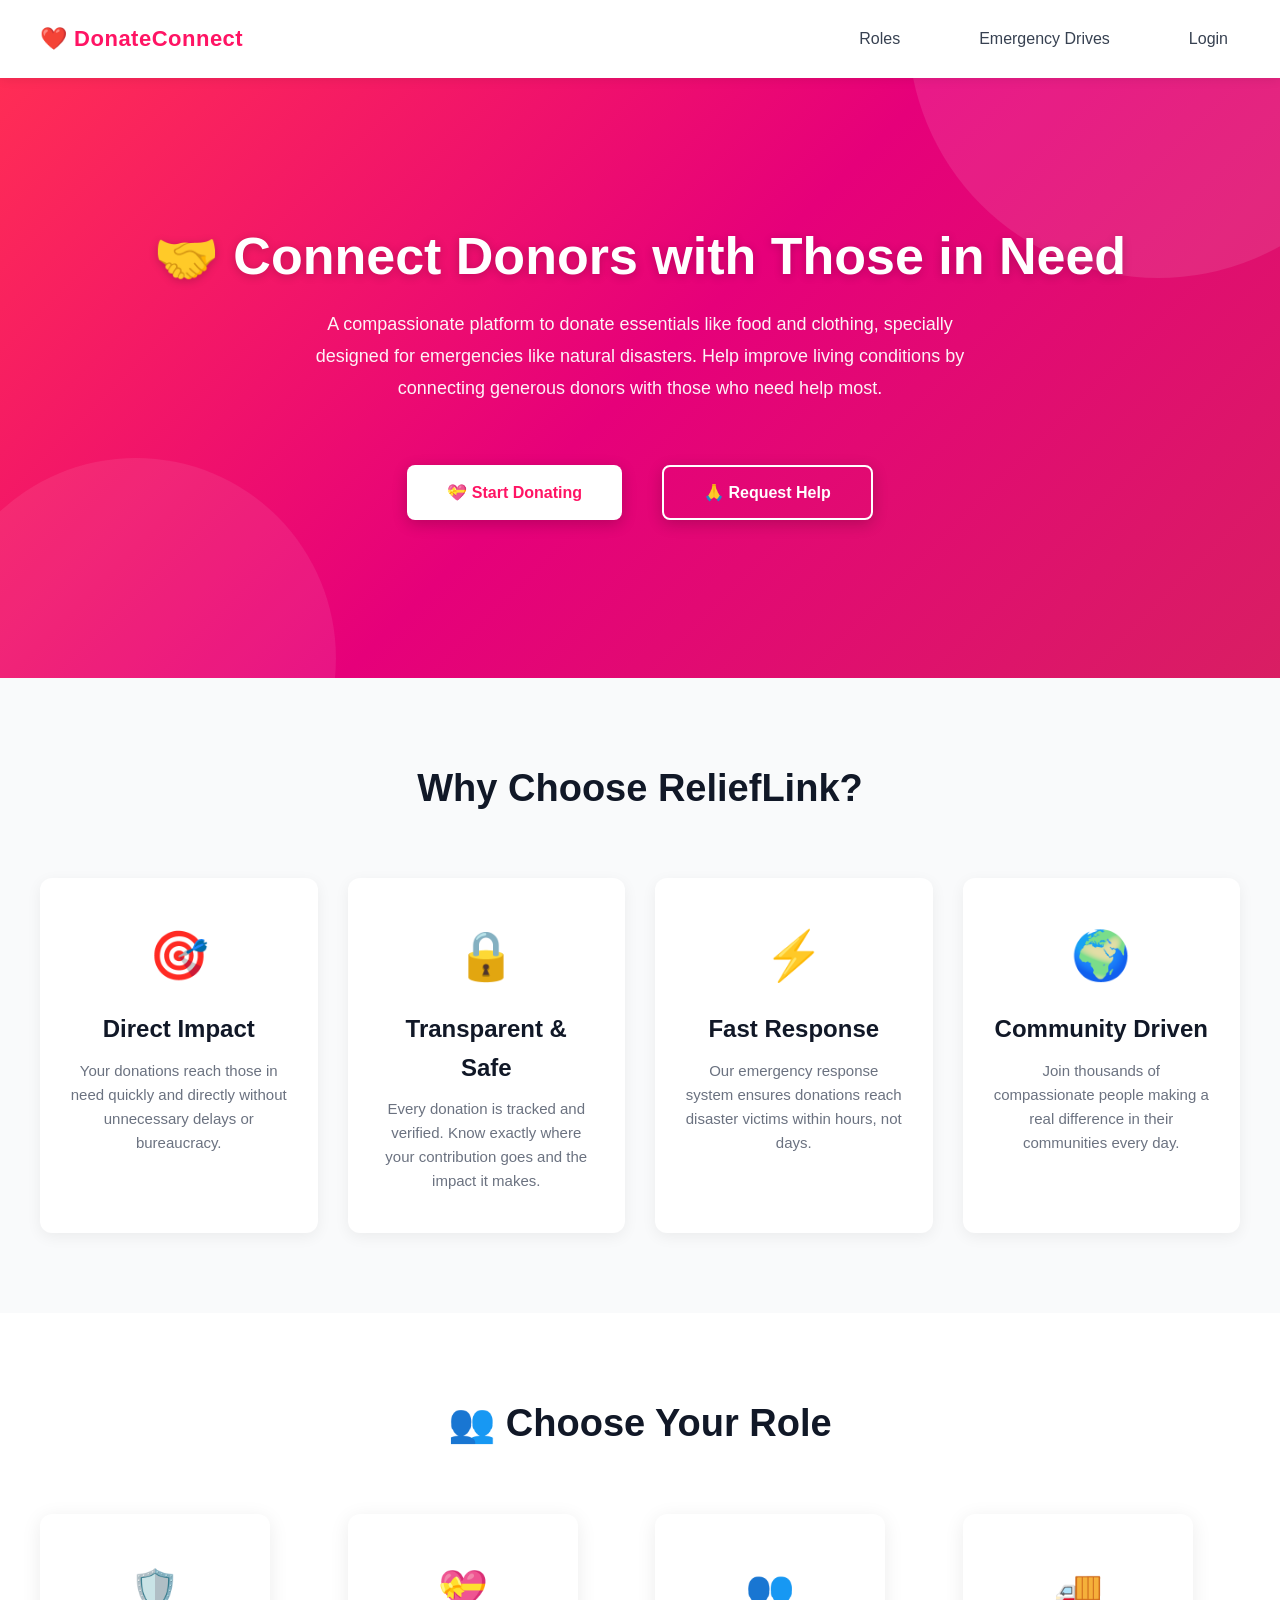
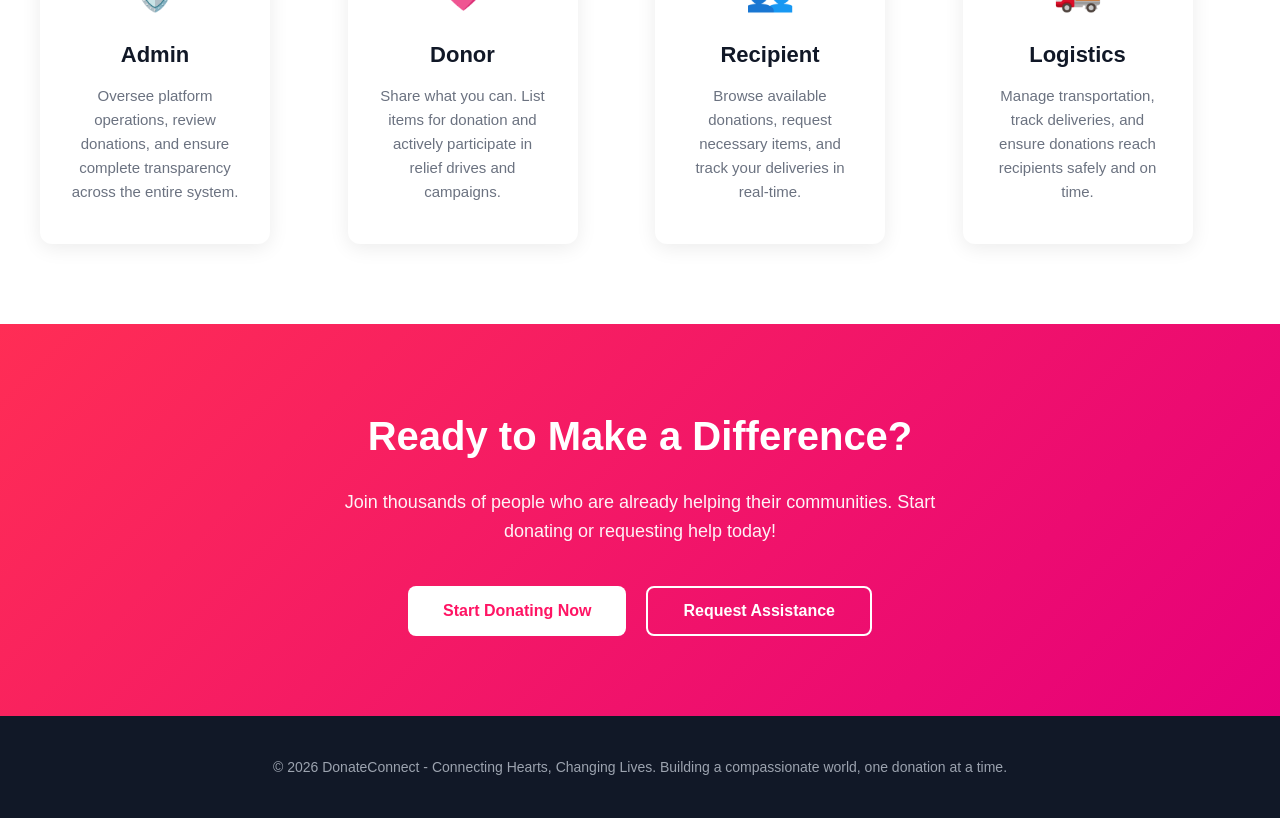
<file: index.html>
<!DOCTYPE html>
<html>
<head>
  <title>DonateConnect - Help Those in Need</title>
  <link rel="stylesheet" href="css/style.css">
  <style>
    * {
      margin: 0;
      padding: 0;
      box-sizing: border-box;
    }

    body {
      font-family: 'Segoe UI', Tahoma, Geneva, Verdana, sans-serif;
      line-height: 1.6;
      color: #333;
    }

    /* ===== HEADER ===== */
    .navbar {
      background: white;
      padding: 18px 40px;
      display: flex;
      justify-content: space-between;
      align-items: center;
      box-shadow: 0 2px 10px rgba(0,0,0,0.08);
      position: sticky;
      top: 0;
      z-index: 100;
    }

    .logo {
      font-size: 22px;
      font-weight: bold;
      color: #ff1464;
      letter-spacing: 0.5px;
    }

    .navbar nav {
      display: flex;
      gap: 35px;
    }

    .navbar nav a {
      text-decoration: none;
      color: #374151;
      font-weight: 500;
      transition: 0.3s;
      padding: 8px 12px;
      border-radius: 6px;
    }

    .navbar nav a:hover {
      color: #ff1464;
      background: #fff5f8;
    }

    /* ===== HERO SECTION ===== */
    .hero {
      background: linear-gradient(135deg, #ff2d55 0%, #e6007a 50%, #d91e63 100%);
      color: white;
      text-align: center;
      padding: 120px 40px;
      min-height: 600px;
      display: flex;
      flex-direction: column;
      justify-content: center;
      align-items: center;
      position: relative;
      overflow: hidden;
    }

    .hero::before {
      content: '';
      position: absolute;
      top: -50%;
      right: -10%;
      width: 500px;
      height: 500px;
      background: rgba(255, 255, 255, 0.1);
      border-radius: 50%;
      animation: float 6s ease-in-out infinite;
    }

    .hero::after {
      content: '';
      position: absolute;
      bottom: -30%;
      left: -5%;
      width: 400px;
      height: 400px;
      background: rgba(255, 255, 255, 0.08);
      border-radius: 50%;
      animation: float 8s ease-in-out infinite reverse;
    }

    @keyframes float {
      0%, 100% { transform: translateY(0); }
      50% { transform: translateY(30px); }
    }

    .hero h1 {
      font-size: 52px;
      font-weight: 700;
      margin-bottom: 20px;
      line-height: 1.2;
      position: relative;
      z-index: 2;
      text-shadow: 0 2px 10px rgba(0,0,0,0.2);
    }

    .hero p {
      max-width: 700px;
      margin: 0 auto 50px;
      font-size: 18px;
      opacity: 0.95;
      line-height: 1.8;
      position: relative;
      z-index: 2;
    }

    .hero-buttons {
      display: flex;
      gap: 20px;
      justify-content: center;
      flex-wrap: wrap;
      position: relative;
      z-index: 2;
    }

    .hero-buttons button {
      padding: 16px 40px;
      font-size: 16px;
      font-weight: 600;
      border: none;
      border-radius: 8px;
      cursor: pointer;
      transition: 0.3s;
      box-shadow: 0 4px 15px rgba(0,0,0,0.2);
    }

    .hero-buttons button:first-child {
      background: white;
      color: #ff1464;
    }

    .hero-buttons button:first-child:hover {
      transform: translateY(-3px);
      box-shadow: 0 8px 25px rgba(0,0,0,0.3);
    }

    .hero-buttons button.outline {
      background: transparent;
      color: white;
      border: 2px solid white;
    }

    .hero-buttons button.outline:hover {
      background: rgba(255,255,255,0.15);
      transform: translateY(-3px);
    }

    /* ===== IMPACT SECTION ===== */
    .impact-section {
      background: #f9fafb;
      padding: 80px 40px;
    }

    .impact-section h2 {
      text-align: center;
      font-size: 38px;
      margin-bottom: 60px;
      color: #111827;
    }

    .impact-grid {
      display: grid;
      grid-template-columns: repeat(auto-fit, minmax(250px, 1fr));
      gap: 30px;
      max-width: 1200px;
      margin: 0 auto;
    }

    .impact-card {
      background: white;
      padding: 40px 30px;
      border-radius: 12px;
      text-align: center;
      box-shadow: 0 4px 15px rgba(0,0,0,0.06);
      transition: 0.3s;
    }

    .impact-card:hover {
      transform: translateY(-8px);
      box-shadow: 0 12px 30px rgba(0,0,0,0.1);
    }

    .impact-icon {
      font-size: 48px;
      margin-bottom: 15px;
    }

    .impact-card h3 {
      font-size: 24px;
      margin-bottom: 10px;
      color: #111827;
    }

    .impact-card p {
      color: #6b7280;
      font-size: 15px;
      line-height: 1.6;
    }

    /* ===== ROLE SECTION ===== */
    .roles {
      background: white;
      padding: 80px 40px;
    }

    .roles h2 {
      text-align: center;
      font-size: 38px;
      margin-bottom: 60px;
      color: #111827;
    }

    .role-cards {
      display: grid;
      grid-template-columns: repeat(auto-fit, minmax(260px, 1fr));
      gap: 30px;
      max-width: 1200px;
      margin: 0 auto;
    }

    .card {
      background: white;
      padding: 40px 30px;
      border-radius: 12px;
      box-shadow: 0 4px 20px rgba(0,0,0,0.08);
      cursor: pointer;
      transition: 0.4s cubic-bezier(0.25, 0.46, 0.45, 0.94);
      border-top: 4px solid transparent;
      position: relative;
      overflow: hidden;
    }

    .card::before {
      content: '';
      position: absolute;
      top: 0;
      left: 0;
      right: 0;
      height: 4px;
      background: linear-gradient(90deg, #ff2d55, #e6007a, #d91e63);
      transform: scaleX(0);
      transform-origin: left;
      transition: 0.4s;
    }

    .card:hover::before {
      transform: scaleX(1);
    }

    .card:hover {
      transform: translateY(-10px);
      box-shadow: 0 20px 40px rgba(0,0,0,0.15);
    }

    .card-icon {
      font-size: 40px;
      margin-bottom: 15px;
      display: block;
    }

    .card h3 {
      font-size: 22px;
      margin-bottom: 12px;
      color: #111827;
      font-weight: 600;
    }

    .card p {
      color: #6b7280;
      font-size: 15px;
      line-height: 1.6;
    }

    /* ===== CTA SECTION ===== */
    .cta-section {
      background: linear-gradient(135deg, #ff2d55 0%, #e6007a 100%);
      color: white;
      padding: 80px 40px;
      text-align: center;
    }

    .cta-section h2 {
      font-size: 40px;
      margin-bottom: 20px;
    }

    .cta-section p {
      font-size: 18px;
      margin-bottom: 40px;
      max-width: 600px;
      margin-left: auto;
      margin-right: auto;
      opacity: 0.95;
    }

    .cta-buttons {
      display: flex;
      gap: 20px;
      justify-content: center;
      flex-wrap: wrap;
    }

    .cta-btn {
      padding: 14px 35px;
      font-size: 16px;
      font-weight: 600;
      border: none;
      border-radius: 8px;
      cursor: pointer;
      transition: 0.3s;
    }

    .cta-btn-primary {
      background: white;
      color: #ff1464;
    }

    .cta-btn-primary:hover {
      transform: translateY(-3px);
      box-shadow: 0 8px 20px rgba(0,0,0,0.2);
    }

    .cta-btn-secondary {
      background: transparent;
      color: white;
      border: 2px solid white;
    }

    .cta-btn-secondary:hover {
      background: rgba(255,255,255,0.15);
      transform: translateY(-3px);
    }

    /* ===== FOOTER ===== */
    footer {
      background: #111827;
      color: #9ca3af;
      padding: 40px;
      text-align: center;
      font-size: 14px;
    }

    footer p {
      margin: 0;
    }

    /* ===== RESPONSIVE ===== */
    @media (max-width: 768px) {
      .navbar {
        flex-direction: column;
        gap: 20px;
        padding: 15px 20px;
      }

      .navbar nav {
        gap: 20px;
      }

      .hero h1 {
        font-size: 36px;
      }

      .hero {
        padding: 80px 20px;
        min-height: auto;
      }

      .roles h2, .impact-section h2, .cta-section h2 {
        font-size: 28px;
      }

      .hero-buttons, .cta-buttons {
        flex-direction: column;
      }

      .hero-buttons button, .cta-btn {
        width: 100%;
      }
    }
  </style>
</head>
<body>

<!-- ===== HEADER ===== -->
<header class="navbar">
  <div class="logo">
    ❤️ DonateConnect
  </div>
  <nav>
    <a href="#roles">Roles</a>
    <a href="emergency.html">Emergency Drives</a>
    <a href="login.html">Login</a>
  </nav>
</header>

<!-- ===== HERO SECTION ===== -->
<section class="hero">
  <h1>🤝 Connect Donors with Those in Need</h1>
  <p>
    A compassionate platform to donate essentials like food and clothing,
    specially designed for emergencies like natural disasters. Help improve
    living conditions by connecting generous donors with those who need help most.
  </p>

  <div class="hero-buttons">
    <button onclick="location.href='donor.html'">💝 Start Donating</button>
    <button class="outline" onclick="location.href='recipient.html'">🙏 Request Help</button>
  </div>
</section>

<!-- ===== IMPACT SECTION ===== -->
<section class="impact-section">
  <h2>Why Choose ReliefLink?</h2>
  <div class="impact-grid">
    <div class="impact-card">
      <div class="impact-icon">🎯</div>
      <h3>Direct Impact</h3>
      <p>Your donations reach those in need quickly and directly without unnecessary delays or bureaucracy.</p>
    </div>
    <div class="impact-card">
      <div class="impact-icon">🔒</div>
      <h3>Transparent & Safe</h3>
      <p>Every donation is tracked and verified. Know exactly where your contribution goes and the impact it makes.</p>
    </div>
    <div class="impact-card">
      <div class="impact-icon">⚡</div>
      <h3>Fast Response</h3>
      <p>Our emergency response system ensures donations reach disaster victims within hours, not days.</p>
    </div>
    <div class="impact-card">
      <div class="impact-icon">🌍</div>
      <h3>Community Driven</h3>
      <p>Join thousands of compassionate people making a real difference in their communities every day.</p>
    </div>
  </div>
</section>

<!-- ===== ROLE SECTION ===== -->
<section class="roles" id="roles">
  <h2>👥 Choose Your Role</h2>

  <div class="role-cards">
    <div class="card" onclick="location.href='admin.html'">
      <span class="card-icon">🛡️</span>
      <h3>Admin</h3>
      <p>Oversee platform operations, review donations, and ensure complete transparency across the entire system.</p>
    </div>

    <div class="card" onclick="location.href='donor.html'">
      <span class="card-icon">💝</span>
      <h3>Donor</h3>
      <p>Share what you can. List items for donation and actively participate in relief drives and campaigns.</p>
    </div>

    <div class="card" onclick="location.href='recipient.html'">
      <span class="card-icon">👥</span>
      <h3>Recipient</h3>
      <p>Browse available donations, request necessary items, and track your deliveries in real-time.</p>
    </div>

    <div class="card" onclick="location.href='logistics.html'">
      <span class="card-icon">🚚</span>
      <h3>Logistics</h3>
      <p>Manage transportation, track deliveries, and ensure donations reach recipients safely and on time.</p>
    </div>
  </div>
</section>

<!-- ===== CTA SECTION ===== -->
<section class="cta-section">
  <h2>Ready to Make a Difference?</h2>
  <p>Join thousands of people who are already helping their communities. Start donating or requesting help today!</p>
  
  <div class="cta-buttons">
    <button class="cta-btn cta-btn-primary" onclick="location.href='donor.html'">Start Donating Now</button>
    <button class="cta-btn cta-btn-secondary" onclick="location.href='recipient.html'">Request Assistance</button>
  </div>
</section>

<!-- ===== FOOTER ===== -->
<footer>
  <p>&copy; 2026 DonateConnect - Connecting Hearts, Changing Lives. Building a compassionate world, one donation at a time.</p>
</footer>

</body>
</html>
</file>
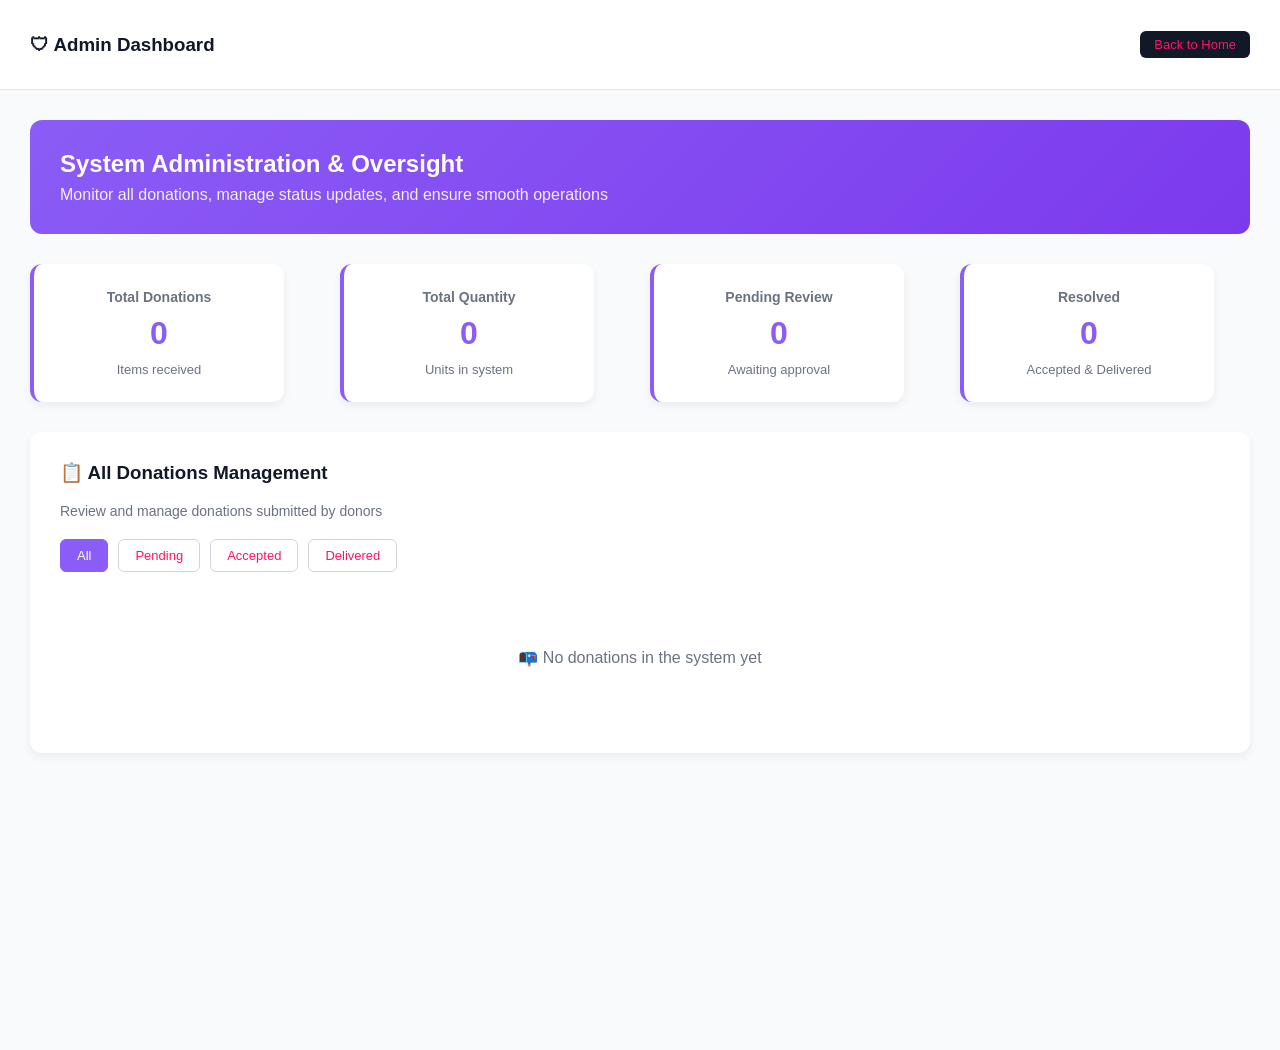
<file: admin.html>
<!DOCTYPE html>
<html>
<head>
  <title>Admin Dashboard</title>
  <link rel="stylesheet" href="css/style.css">
  <style>
    .admin-header {
      background: linear-gradient(135deg, #8b5cf6, #7c3aed);
      color: white;
      padding: 30px;
      border-radius: 12px;
      margin-bottom: 30px;
    }
    
    .admin-header h2 { margin: 0; font-size: 24px; }
    .admin-header p { margin: 8px 0 0 0; opacity: 0.9; }
    
    .stats-grid {
      display: grid;
      grid-template-columns: repeat(auto-fit, minmax(220px, 1fr));
      gap: 20px;
      margin-bottom: 30px;
    }
    
    .stat-card {
      background: white;
      padding: 25px;
      border-radius: 12px;
      box-shadow: 0 4px 10px rgba(0,0,0,0.06);
      text-align: center;
      border-left: 4px solid #8b5cf6;
    }
    
    .stat-card h4 { margin: 0 0 10px 0; color: #6b7280; font-size: 14px; }
    .stat-card .number { font-size: 32px; font-weight: bold; color: #8b5cf6; margin: 10px 0; }
    .stat-card p { margin: 8px 0 0 0; color: #6b7280; font-size: 13px; }
    
    .donations-section {
      background: white;
      padding: 30px;
      border-radius: 12px;
      box-shadow: 0 4px 10px rgba(0,0,0,0.06);
      margin-bottom: 30px;
    }
    
    .donations-section h3 { margin-top: 0; color: #111827; }
    .section-description { color: #6b7280; font-size: 14px; margin-bottom: 20px; }
    
    .donation-item {
      background: #f9fafb;
      padding: 18px;
      border-radius: 8px;
      margin-top: 12px;
      border-left: 4px solid #8b5cf6;
      display: flex;
      justify-content: space-between;
      align-items: center;
      flex-wrap: wrap;
      gap: 15px;
    }
    
    .donation-info {
      flex: 1;
      min-width: 250px;
    }
    
    .donation-info b {
      display: block;
      color: #111827;
      margin-bottom: 8px;
      font-size: 16px;
    }
    
    .donation-info p {
      margin: 4px 0;
      color: #6b7280;
      font-size: 14px;
    }
    
    .action-buttons {
      display: flex;
      gap: 8px;
    }
    
    .action-btn {
      padding: 8px 14px;
      border: none;
      border-radius: 6px;
      cursor: pointer;
      font-size: 13px;
      font-weight: 500;
      transition: 0.2s;
    }
    
    .btn-approve {
      background: #dcfce7;
      color: #166534;
    }
    
    .btn-approve:hover {
      background: #bbf7d0;
    }
    
    .btn-decline {
      background: #fee2e2;
      color: #991b1b;
    }
    
    .btn-decline:hover {
      background: #fecaca;
    }
    
    .status-badge {
      padding: 6px 12px;
      border-radius: 6px;
      font-size: 13px;
      font-weight: 500;
    }
    
    .status-pending { background: #fef3c7; color: #92400e; }
    .status-accepted { background: #dcfce7; color: #166534; }
    .status-delivered { background: #dbeafe; color: #1e40af; }
    
    .empty-state {
      text-align: center;
      padding: 40px 20px;
      color: #6b7280;
    }
    
    .filter-controls {
      display: flex;
      gap: 10px;
      margin-bottom: 20px;
      flex-wrap: wrap;
    }
    
    .filter-btn {
      padding: 8px 16px;
      border: 1px solid #d1d5db;
      background: white;
      border-radius: 6px;
      cursor: pointer;
      font-size: 13px;
      transition: 0.2s;
    }
    
    .filter-btn.active {
      background: #8b5cf6;
      color: white;
      border-color: #8b5cf6;
    }
  </style>
</head>
<body>

<!-- Top Bar -->
<div class="topbar">
  <h3>🛡 Admin Dashboard</h3>
  <button class="small-btn" onclick="location.href='index.html'">Back to Home</button>
</div>

<div class="container">

  <!-- Admin Header -->
  <div class="admin-header">
    <h2>System Administration & Oversight</h2>
    <p>Monitor all donations, manage status updates, and ensure smooth operations</p>
  </div>

  <!-- Statistics -->
  <div class="stats-grid">
    <div class="stat-card">
      <h4>Total Donations</h4>
      <div class="number" id="totalDonations">0</div>
      <p>Items received</p>
    </div>
    <div class="stat-card">
      <h4>Total Quantity</h4>
      <div class="number" id="totalQty">0</div>
      <p>Units in system</p>
    </div>
    <div class="stat-card">
      <h4>Pending Review</h4>
      <div class="number" id="pendingReview">0</div>
      <p>Awaiting approval</p>
    </div>
    <div class="stat-card">
      <h4>Resolved</h4>
      <div class="number" id="resolvedCount">0</div>
      <p>Accepted & Delivered</p>
    </div>
  </div>

  <!-- Donations Management -->
  <div class="donations-section">
    <h3>📋 All Donations Management</h3>
    <p class="section-description">Review and manage donations submitted by donors</p>
    
    <div class="filter-controls">
      <button class="filter-btn active" onclick="filterDonations('all')">All</button>
      <button class="filter-btn" onclick="filterDonations('pending')">Pending</button>
      <button class="filter-btn" onclick="filterDonations('accepted')">Accepted</button>
      <button class="filter-btn" onclick="filterDonations('delivered')">Delivered</button>
    </div>
    
    <div id="adminDonations"></div>
  </div>

</div>

<script>
let currentFilter = 'all';

function updateStatistics() {
  const donations = JSON.parse(localStorage.getItem("donations")) || [];
  
  let totalQty = 0;
  let pendingCount = 0;
  let resolvedCount = 0;
  
  donations.forEach(d => {
    totalQty += parseInt(d.qty) || 0;
    if (d.status === "Pending") {
      pendingCount++;
    }
    if (d.status === "Accepted" || d.status === "Delivered") {
      resolvedCount++;
    }
  });
  
  document.getElementById("totalDonations").innerText = donations.length;
  document.getElementById("totalQty").innerText = totalQty;
  document.getElementById("pendingReview").innerText = pendingCount;
  document.getElementById("resolvedCount").innerText = resolvedCount;
}

function getStatusBadgeClass(status) {
  switch(status) {
    case "Accepted": return "status-accepted";
    case "Delivered": return "status-delivered";
    default: return "status-pending";
  }
}

function filterDonations(filter) {
  currentFilter = filter;
  
  // Update active button
  document.querySelectorAll('.filter-btn').forEach(btn => {
    btn.classList.remove('active');
  });
  event.target.classList.add('active');
  
  displayDonations();
}

function displayDonations() {
  const donations = JSON.parse(localStorage.getItem("donations")) || [];
  const container = document.getElementById("adminDonations");
  container.innerHTML = "";

  if (donations.length === 0) {
    container.innerHTML = '<div class="empty-state"><p>📭 No donations in the system yet</p></div>';
    return;
  }

  const filtered = donations.filter(d => {
    if (currentFilter === 'all') return true;
    return d.status === currentFilter.charAt(0).toUpperCase() + currentFilter.slice(1);
  });

  if (filtered.length === 0) {
    container.innerHTML = '<div class="empty-state"><p>📭 No donations with this status</p></div>';
    return;
  }

  filtered.forEach((d, index) => {
    const actualIndex = donations.indexOf(d);
    const div = document.createElement("div");
    div.className = "donation-item";
    div.innerHTML = `
      <div class="donation-info">
        <b>${d.item}</b>
        <p>📦 Category: ${d.category}</p>
        <p>📊 Quantity: ${d.qty}</p>
        <p>📅 Date: ${d.dateAdded || 'N/A'}</p>
        <p>Status: <span class="status-badge ${getStatusBadgeClass(d.status)}">${d.status}</span></p>
      </div>
      <div class="action-buttons">
        ${d.status === "Pending" ? `
          <button class="action-btn btn-approve" onclick="updateDonationStatus(${actualIndex}, 'Accepted')">✓ Approve</button>
          <button class="action-btn btn-decline" onclick="updateDonationStatus(${actualIndex}, 'Pending')">Pending</button>
        ` : `
          <select onchange="updateDonationStatus(${actualIndex}, this.value)" style="padding: 8px; border-radius: 6px; border: 1px solid #d1d5db;">
            <option value="Accepted" ${d.status === "Accepted" ? 'selected' : ''}>Accepted</option>
            <option value="Delivered" ${d.status === "Delivered" ? 'selected' : ''}>Delivered</option>
          </select>
        `}
      </div>
    `;
    container.appendChild(div);
  });
}

function updateDonationStatus(index, newStatus) {
  const donations = JSON.parse(localStorage.getItem("donations")) || [];
  donations[index].status = newStatus;
  localStorage.setItem("donations", JSON.stringify(donations));
  updateStatistics();
  displayDonations();
}

updateStatistics();
displayDonations();
</script>

</body>
</html>
</file>
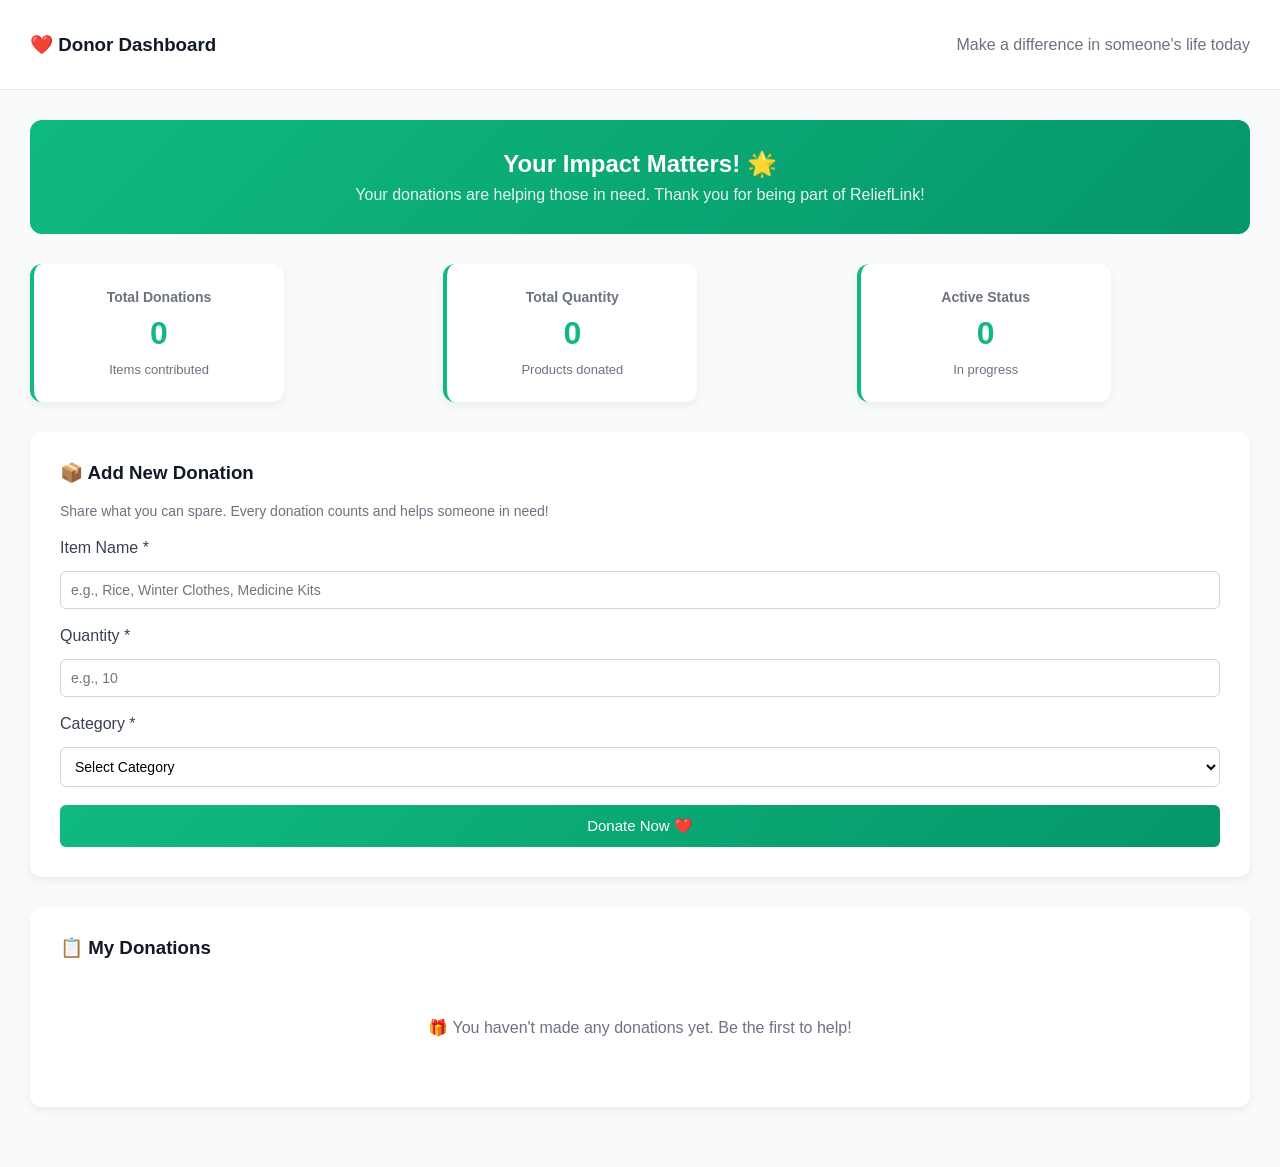
<file: donor.html>
<!DOCTYPE html>
<html>
<head>
  <title>Donor Dashboard</title>
  <link rel="stylesheet" href="css/style.css">
  <style>
    .impact-banner {
      background: linear-gradient(135deg, #10b981, #059669);
      color: white;
      padding: 30px;
      border-radius: 12px;
      margin-bottom: 30px;
      text-align: center;
    }
    
    .impact-banner h2 { margin: 0; font-size: 24px; }
    .impact-banner p { margin: 8px 0 0 0; opacity: 0.9; }
    
    .stats-grid {
      display: grid;
      grid-template-columns: repeat(auto-fit, minmax(220px, 1fr));
      gap: 20px;
      margin-bottom: 30px;
    }
    
    .stat-card {
      background: white;
      padding: 25px;
      border-radius: 12px;
      box-shadow: 0 4px 10px rgba(0,0,0,0.06);
      text-align: center;
      border-left: 4px solid #10b981;
    }
    
    .stat-card h4 { margin: 0 0 10px 0; color: #6b7280; font-size: 14px; }
    .stat-card .number { font-size: 32px; font-weight: bold; color: #10b981; margin: 10px 0; }
    .stat-card p { margin: 8px 0 0 0; color: #6b7280; font-size: 13px; }
    
    .form-section {
      background: white;
      padding: 30px;
      border-radius: 12px;
      box-shadow: 0 4px 10px rgba(0,0,0,0.06);
      margin-bottom: 30px;
    }
    
    .form-section h3 { margin-top: 0; color: #111827; }
    .form-section .description { color: #6b7280; font-size: 14px; margin-bottom: 20px; }
    
    .form-group {
      margin-bottom: 18px;
    }
    
    .form-group label {
      display: block;
      margin-bottom: 8px;
      font-weight: 500;
      color: #374151;
    }
    
    .form-group input,
    .form-group select {
      width: 100%;
      padding: 10px;
      border: 1px solid #d1d5db;
      border-radius: 6px;
      font-size: 14px;
      box-sizing: border-box;
    }
    
    .form-group input:focus,
    .form-group select:focus {
      outline: none;
      border-color: #10b981;
      background: #f0fdf4;
    }
    
    .submit-btn {
      background: linear-gradient(135deg, #10b981, #059669);
      color: white;
      padding: 12px 30px;
      border: none;
      border-radius: 6px;
      font-weight: 500;
      cursor: pointer;
      width: 100%;
      font-size: 15px;
    }
    
    .submit-btn:hover {
      opacity: 0.9;
      transform: translateY(-2px);
      box-shadow: 0 4px 12px rgba(16, 185, 129, 0.3);
    }
    
    .success-msg {
      background: #dcfce7;
      color: #166534;
      padding: 12px;
      border-radius: 6px;
      margin-top: 15px;
      border-left: 4px solid #10b981;
    }
    
    .error-msg {
      background: #fee2e2;
      color: #991b1b;
      padding: 12px;
      border-radius: 6px;
      margin-top: 15px;
      border-left: 4px solid #dc2626;
    }
    
    .donations-section {
      background: white;
      padding: 30px;
      border-radius: 12px;
      box-shadow: 0 4px 10px rgba(0,0,0,0.06);
      margin-bottom: 30px;
    }
    
    .donations-section h3 { margin-top: 0; color: #111827; }
    
    .donation-item {
      background: #f9fafb;
      padding: 18px;
      border-radius: 8px;
      margin-top: 12px;
      border-left: 4px solid #3b82f6;
      display: flex;
      justify-content: space-between;
      align-items: center;
    }
    
    .donation-info b {
      display: block;
      color: #111827;
      margin-bottom: 6px;
    }
    
    .donation-info p {
      margin: 4px 0;
      color: #6b7280;
      font-size: 14px;
    }
    
    .status-badge {
      padding: 6px 12px;
      border-radius: 6px;
      font-size: 13px;
      font-weight: 500;
    }
    
    .status-pending { background: #fef3c7; color: #92400e; }
    .status-accepted { background: #dcfce7; color: #166534; }
    .status-delivered { background: #dbeafe; color: #1e40af; }
    
    .empty-state {
      text-align: center;
      padding: 40px 20px;
      color: #6b7280;
    }
    
    .empty-state p { margin: 0; }
  </style>
</head>
<body>

<!-- Top Bar -->
<div class="topbar">
  <h3>❤️ Donor Dashboard</h3>
  <p style="margin: 0; color: #6b7280;">Make a difference in someone's life today</p>
</div>

<div class="container">

  <!-- Impact Banner -->
  <div class="impact-banner">
    <h2>Your Impact Matters! 🌟</h2>
    <p>Your donations are helping those in need. Thank you for being part of ReliefLink!</p>
  </div>

  <!-- Statistics -->
  <div class="stats-grid">
    <div class="stat-card">
      <h4>Total Donations</h4>
      <div class="number" id="totalDonations">0</div>
      <p>Items contributed</p>
    </div>
    <div class="stat-card">
      <h4>Total Quantity</h4>
      <div class="number" id="totalQty">0</div>
      <p>Products donated</p>
    </div>
    <div class="stat-card">
      <h4>Active Status</h4>
      <div class="number" id="activeDonations">0</div>
      <p>In progress</p>
    </div>
  </div>

  <!-- Donation Form -->
  <div class="form-section">
    <h3>📦 Add New Donation</h3>
    <p class="description">Share what you can spare. Every donation counts and helps someone in need!</p>

    <div class="form-group">
      <label>Item Name *</label>
      <input type="text" id="item" placeholder="e.g., Rice, Winter Clothes, Medicine Kits">
    </div>

    <div class="form-group">
      <label>Quantity *</label>
      <input type="number" id="qty" min="1" placeholder="e.g., 10">
    </div>

    <div class="form-group">
      <label>Category *</label>
      <select id="category">
        <option value="">Select Category</option>
        <option value="Food">🍞 Food & Groceries</option>
        <option value="Clothing">👕 Clothing & Shoes</option>
        <option value="Medicine">💊 Medicine & Healthcare</option>
        <option value="Blankets">🛏️ Blankets & Bedding</option>
        <option value="Water">💧 Water & Sanitation</option>
        <option value="Other">📦 Other Items</option>
      </select>
    </div>

    <button class="submit-btn" onclick="addDonation()">Donate Now ❤️</button>

    <div id="msg"></div>
  </div>

  <!-- My Donations -->
  <div class="donations-section">
    <h3>📋 My Donations</h3>
    <div id="myDonations"></div>
  </div>

</div>

<script>
function updateStatistics() {
  const donations = JSON.parse(localStorage.getItem("donations")) || [];
  
  let totalQty = 0;
  let activeDonations = 0;
  
  donations.forEach(d => {
    totalQty += parseInt(d.qty) || 0;
    if (d.status === "Pending" || d.status === "Accepted") {
      activeDonations++;
    }
  });
  
  document.getElementById("totalDonations").innerText = donations.length;
  document.getElementById("totalQty").innerText = totalQty;
  document.getElementById("activeDonations").innerText = activeDonations;
}

function addDonation() {
  const item = document.getElementById("item").value.trim();
  const qty = document.getElementById("qty").value.trim();
  const category = document.getElementById("category").value;
  const msgElement = document.getElementById("msg");

  if (!item || !qty || !category) {
    msgElement.innerHTML = '<div class="error-msg">⚠️ Please fill all fields</div>';
    return;
  }

  if (qty <= 0) {
    msgElement.innerHTML = '<div class="error-msg">⚠️ Quantity must be greater than 0</div>';
    return;
  }

  const donation = {
    item: item,
    qty: qty,
    category: category,
    status: "Pending",
    dateAdded: new Date().toLocaleDateString()
  };

  let donations = JSON.parse(localStorage.getItem("donations")) || [];
  donations.push(donation);
  localStorage.setItem("donations", JSON.stringify(donations));

  msgElement.innerHTML = '<div class="success-msg">✅ Donation added successfully! Thank you for your generosity!</div>';

  document.getElementById("item").value = "";
  document.getElementById("qty").value = "";
  document.getElementById("category").value = "";

  updateStatistics();
  showMyDonations();
  
  setTimeout(() => {
    msgElement.innerHTML = "";
  }, 4000);
}

function getStatusBadgeClass(status) {
  switch(status) {
    case "Accepted": return "status-accepted";
    case "Delivered": return "status-delivered";
    default: return "status-pending";
  }
}

function showMyDonations() {
  const donations = JSON.parse(localStorage.getItem("donations")) || [];
  const container = document.getElementById("myDonations");
  container.innerHTML = "";

  if (donations.length === 0) {
    container.innerHTML = '<div class="empty-state"><p>🎁 You haven\'t made any donations yet. Be the first to help!</p></div>';
    return;
  }

  donations.forEach((d, index) => {
    const div = document.createElement("div");
    div.className = "donation-item";
    div.innerHTML = `
      <div class="donation-info">
        <b>${d.item}</b>
        <p>📦 Category: ${d.category}</p>
        <p>📊 Quantity: ${d.qty}</p>
        <p>📅 Added: ${d.dateAdded || 'N/A'}</p>
      </div>
      <span class="status-badge ${getStatusBadgeClass(d.status)}">${d.status}</span>
    `;
    container.appendChild(div);
  });
}

updateStatistics();
showMyDonations();
</script>

</body>
</html>
</file>
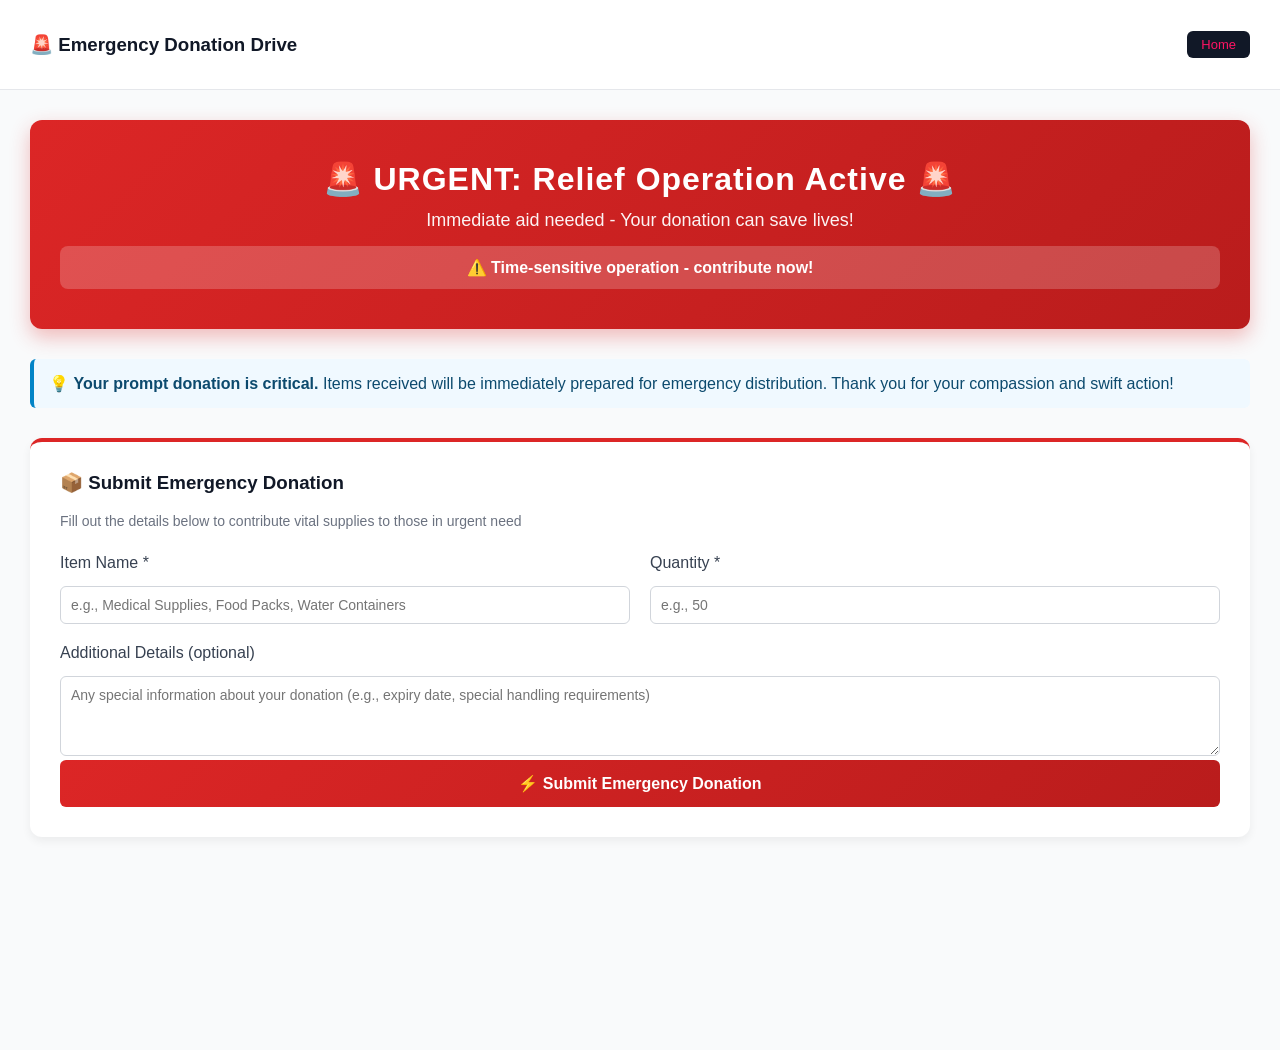
<file: emergency.html>
<!DOCTYPE html>
<html>
<head>
  <title>Emergency Donation Drive</title>
  <link rel="stylesheet" href="css/style.css">
  <style>
    .emergency-banner {
      background: linear-gradient(135deg, #dc2626, #b91c1c);
      color: white;
      padding: 40px 30px;
      border-radius: 12px;
      margin-bottom: 30px;
      text-align: center;
      box-shadow: 0 8px 20px rgba(220, 38, 38, 0.3);
      animation: pulse 2s infinite;
    }
    
    @keyframes pulse {
      0%, 100% { transform: scale(1); }
      50% { transform: scale(1.02); }
    }
    
    .emergency-banner h2 { margin: 0; font-size: 32px; letter-spacing: 1px; }
    .emergency-banner p { margin: 12px 0 0 0; font-size: 18px; opacity: 0.95; }
    
    .urgency-indicator {
      background: rgba(255, 255, 255, 0.2);
      padding: 12px;
      border-radius: 8px;
      margin-top: 15px;
      font-weight: bold;
    }
    
    .form-section {
      background: white;
      padding: 30px;
      border-radius: 12px;
      box-shadow: 0 4px 10px rgba(0,0,0,0.06);
      margin-bottom: 30px;
      border-top: 4px solid #dc2626;
    }
    
    .form-section h3 { margin-top: 0; color: #111827; }
    .form-description { color: #6b7280; font-size: 14px; margin-bottom: 25px; }
    
    .form-row {
      display: grid;
      grid-template-columns: 1fr 1fr;
      gap: 20px;
      margin-bottom: 20px;
    }
    
    @media (max-width: 768px) {
      .form-row {
        grid-template-columns: 1fr;
      }
    }
    
    .form-group {
      margin-bottom: 0;
    }
    
    .form-group label {
      display: block;
      margin-bottom: 8px;
      font-weight: 500;
      color: #374151;
    }
    
    .form-group input,
    .form-group textarea {
      width: 100%;
      padding: 10px;
      border: 1px solid #d1d5db;
      border-radius: 6px;
      font-size: 14px;
      box-sizing: border-box;
      font-family: Arial, sans-serif;
    }
    
    .form-group textarea {
      min-height: 80px;
      resize: vertical;
    }
    
    .form-group input:focus,
    .form-group textarea:focus {
      outline: none;
      border-color: #dc2626;
      background: #fef2f2;
    }
    
    .submit-btn {
      background: linear-gradient(135deg, #dc2626, #b91c1c);
      color: white;
      padding: 14px 40px;
      border: none;
      border-radius: 6px;
      font-weight: 600;
      cursor: pointer;
      font-size: 16px;
      width: 100%;
      transition: 0.3s;
    }
    
    .submit-btn:hover {
      opacity: 0.9;
      transform: translateY(-2px);
      box-shadow: 0 8px 16px rgba(220, 38, 38, 0.3);
    }
    
    .success-msg {
      background: #dcfce7;
      color: #166534;
      padding: 15px;
      border-radius: 6px;
      margin-top: 20px;
      border-left: 4px solid #10b981;
      display: none;
    }
    
    .success-msg.show {
      display: block;
      animation: slideIn 0.3s ease-in;
    }
    
    @keyframes slideIn {
      from {
        opacity: 0;
        transform: translateY(-10px);
      }
      to {
        opacity: 1;
        transform: translateY(0);
      }
    }
    
    .info-box {
      background: #f0f9ff;
      border-left: 4px solid #0284c7;
      padding: 15px;
      border-radius: 6px;
      margin-bottom: 30px;
      color: #0c4a6e;
    }
    
    .info-box p { margin: 0; }
    
    .back-btn {
      display: inline-block;
      margin-top: 20px;
      padding: 10px 20px;
      background: #6b7280;
      color: white;
      border: none;
      border-radius: 6px;
      cursor: pointer;
      text-decoration: none;
    }
    
    .back-btn:hover {
      background: #4b5563;
    }
  </style>
</head>
<body>

<!-- Top Bar -->
<div class="topbar">
  <h3>🚨 Emergency Donation Drive</h3>
  <button class="small-btn" onclick="location.href='index.html'">Home</button>
</div>

<div class="container">

  <!-- Emergency Banner -->
  <div class="emergency-banner">
    <h2>🚨 URGENT: Relief Operation Active 🚨</h2>
    <p>Immediate aid needed - Your donation can save lives!</p>
    <div class="urgency-indicator">⚠️ Time-sensitive operation - contribute now!</div>
  </div>

  <!-- Info Box -->
  <div class="info-box">
    <p>💡 <strong>Your prompt donation is critical.</strong> Items received will be immediately prepared for emergency distribution. Thank you for your compassion and swift action!</p>
  </div>

  <!-- Emergency Donation Form -->
  <div class="form-section">
    <h3>📦 Submit Emergency Donation</h3>
    <p class="form-description">Fill out the details below to contribute vital supplies to those in urgent need</p>

    <div class="form-row">
      <div class="form-group">
        <label>Item Name *</label>
        <input type="text" id="item" placeholder="e.g., Medical Supplies, Food Packs, Water Containers">
      </div>
      <div class="form-group">
        <label>Quantity *</label>
        <input type="number" id="qty" min="1" placeholder="e.g., 50">
      </div>
    </div>

    <div class="form-group">
      <label>Additional Details (optional)</label>
      <textarea id="details" placeholder="Any special information about your donation (e.g., expiry date, special handling requirements)"></textarea>
    </div>

    <button class="submit-btn" onclick="submitEmergency()">⚡ Submit Emergency Donation</button>

    <div id="msg" class="success-msg">
      <strong>✅ Success!</strong> Your emergency donation has been recorded and logistics team has been notified immediately. Thank you for your life-saving contribution!
    </div>
  </div>

</div>

<script>
function submitEmergency() {
  const item = document.getElementById("item").value.trim();
  const qty = document.getElementById("qty").value.trim();
  const details = document.getElementById("details").value.trim();

  if (!item || !qty) {
    alert("⚠️ Please fill in Item Name and Quantity");
    return;
  }

  if (qty <= 0) {
    alert("⚠️ Quantity must be greater than 0");
    return;
  }

  const donation = {
    item: item,
    qty: qty,
    category: "Emergency",
    status: "Pending",
    details: details,
    dateAdded: new Date().toLocaleDateString(),
    isEmergency: true
  };

  let donations = JSON.parse(localStorage.getItem("donations")) || [];
  donations.push(donation);
  localStorage.setItem("donations", JSON.stringify(donations));

  // Show success message
  const msgElement = document.getElementById("msg");
  msgElement.classList.add("show");

  // Clear form
  document.getElementById("item").value = "";
  document.getElementById("qty").value = "";
  document.getElementById("details").value = "";

  // Hide message after 5 seconds
  setTimeout(() => {
    msgElement.classList.remove("show");
  }, 5000);
}

// Allow Enter key to submit form
document.addEventListener('DOMContentLoaded', function() {
  document.getElementById("qty").addEventListener('keypress', function(e) {
    if (e.key === 'Enter') submitEmergency();
  });
});
</script>

</body>
</html>
</file>
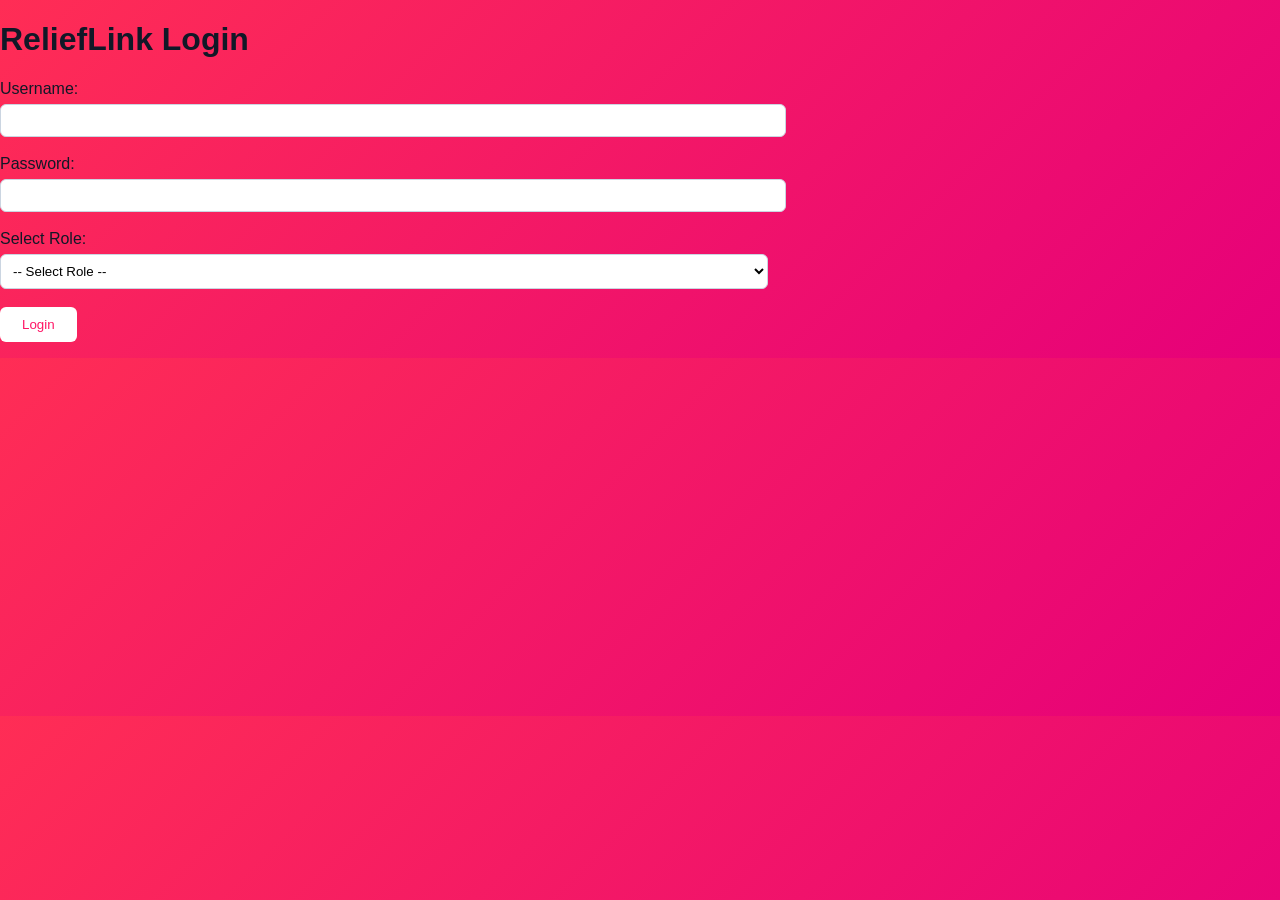
<file: login.html>
<!DOCTYPE html>
<html>
<head>
  <title>ReliefLink Login</title>
  <link rel="stylesheet" href="css/style.css">
</head>
<body>

<h1>ReliefLink Login</h1>

<label>Username:</label><br>
<input type="text" id="username"><br><br>

<label>Password:</label><br>
<input type="password" id="password"><br><br>

<label>Select Role:</label><br>
<select id="role">
  <option value="">-- Select Role --</option>
  <option value="admin.html">Admin</option>
  <option value="donor.html">Donor</option>
  <option value="recipient.html">Recipient</option>
  <option value="logistics.html">Logistics</option>
</select>

<br><br>

<button onclick="login()">Login</button>

<p id="msg"></p>

<script>
function login() {
  var user = document.getElementById("username").value;
  var pass = document.getElementById("password").value;
  var role = document.getElementById("role").value;

  if (user === "" || pass === "" || role === "") {
    document.getElementById("msg").innerText =
      "Please fill all fields.";
    return;
  }

  document.getElementById("msg").innerText =
    "Login successful! Redirecting...";

  setTimeout(function() {
    window.location.href = role;
  }, 1000);
}
</script>

</body>
</html>
</file>
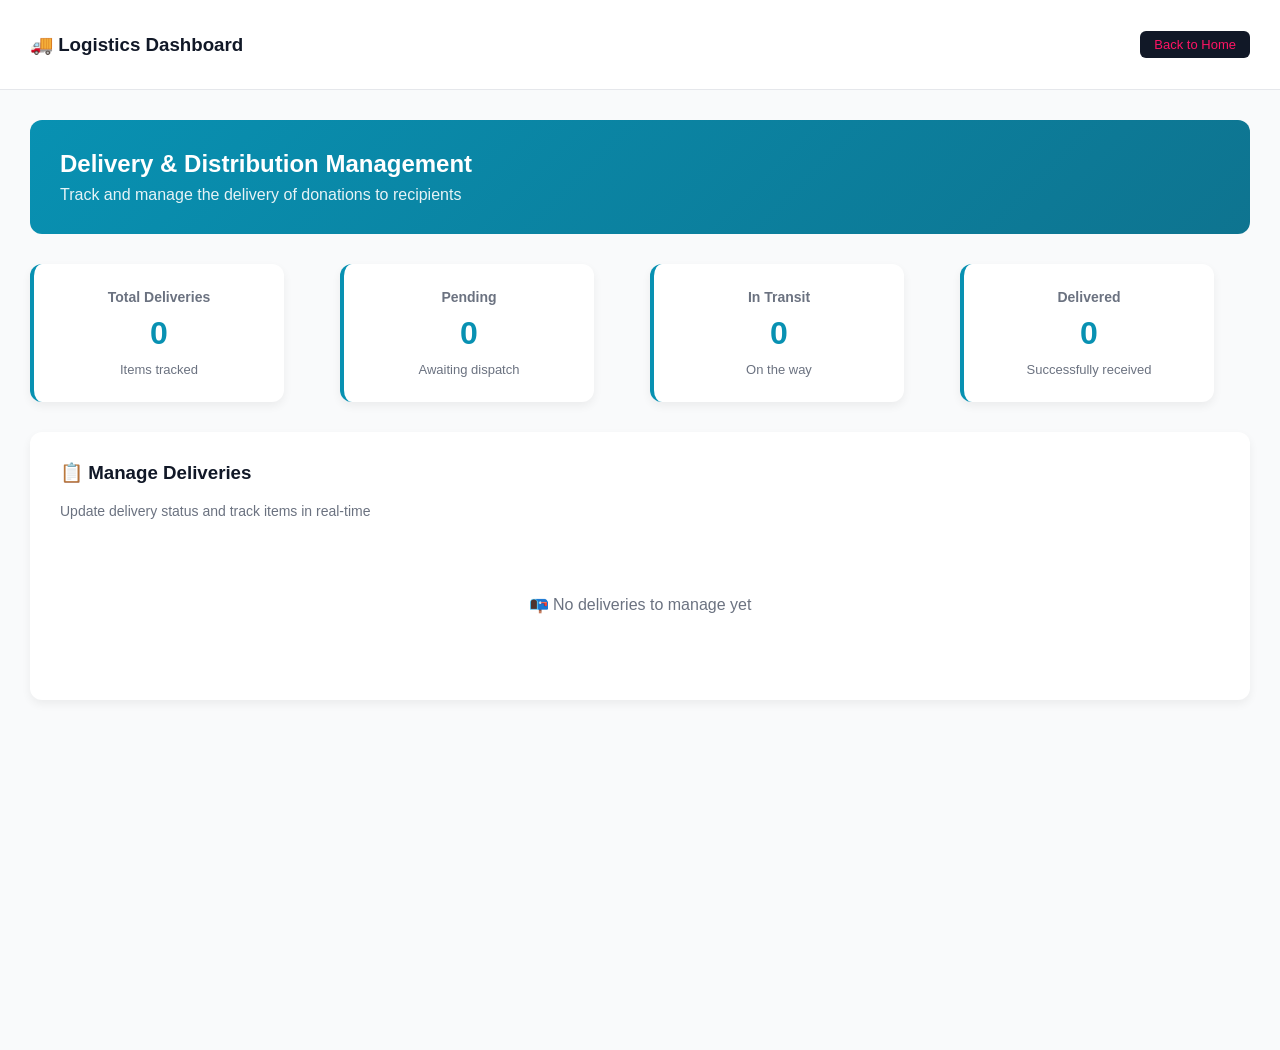
<file: logistics.html>
<!DOCTYPE html>
<html>
<head>
  <title>Logistics Dashboard</title>
  <link rel="stylesheet" href="css/style.css">
  <style>
    .logistics-header {
      background: linear-gradient(135deg, #0891b2, #0e7490);
      color: white;
      padding: 30px;
      border-radius: 12px;
      margin-bottom: 30px;
    }
    
    .logistics-header h2 { margin: 0; font-size: 24px; }
    .logistics-header p { margin: 8px 0 0 0; opacity: 0.9; }
    
    .stats-grid {
      display: grid;
      grid-template-columns: repeat(auto-fit, minmax(220px, 1fr));
      gap: 20px;
      margin-bottom: 30px;
    }
    
    .stat-card {
      background: white;
      padding: 25px;
      border-radius: 12px;
      box-shadow: 0 4px 10px rgba(0,0,0,0.06);
      text-align: center;
      border-left: 4px solid #0891b2;
    }
    
    .stat-card h4 { margin: 0 0 10px 0; color: #6b7280; font-size: 14px; }
    .stat-card .number { font-size: 32px; font-weight: bold; color: #0891b2; margin: 10px 0; }
    .stat-card p { margin: 8px 0 0 0; color: #6b7280; font-size: 13px; }
    
    .logistics-section {
      background: white;
      padding: 30px;
      border-radius: 12px;
      box-shadow: 0 4px 10px rgba(0,0,0,0.06);
      margin-bottom: 30px;
    }
    
    .logistics-section h3 { margin-top: 0; color: #111827; }
    .section-description { color: #6b7280; font-size: 14px; margin-bottom: 20px; }
    
    .delivery-item {
      background: #f9fafb;
      padding: 20px;
      border-radius: 8px;
      margin-top: 12px;
      border-left: 4px solid #0891b2;
    }
    
    .delivery-header {
      display: flex;
      justify-content: space-between;
      align-items: center;
      margin-bottom: 12px;
      flex-wrap: wrap;
      gap: 10px;
    }
    
    .delivery-header b {
      color: #111827;
      font-size: 16px;
    }
    
    .delivery-info {
      display: grid;
      grid-template-columns: repeat(auto-fit, minmax(200px, 1fr));
      gap: 15px;
      margin-bottom: 15px;
    }
    
    .delivery-info p {
      margin: 0;
      color: #6b7280;
      font-size: 14px;
    }
    
    .status-selector {
      display: flex;
      gap: 10px;
      margin-top: 15px;
      flex-wrap: wrap;
    }
    
    .status-btn {
      padding: 8px 14px;
      border: 1px solid #d1d5db;
      background: white;
      border-radius: 6px;
      cursor: pointer;
      font-size: 13px;
      font-weight: 500;
      transition: 0.2s;
    }
    
    .status-btn:hover {
      background: #f3f4f6;
    }
    
    .status-btn.active {
      background: #0891b2;
      color: white;
      border-color: #0891b2;
    }
    
    .status-badge {
      padding: 6px 12px;
      border-radius: 6px;
      font-size: 13px;
      font-weight: 500;
      display: inline-block;
    }
    
    .status-pending { background: #fef3c7; color: #92400e; }
    .status-transit { background: #bfdbfe; color: #1e40af; }
    .status-delivered { background: #dcfce7; color: #166534; }
    
    .empty-state {
      text-align: center;
      padding: 40px 20px;
      color: #6b7280;
    }
    
    .progress-bar {
      background: #e5e7eb;
      height: 6px;
      border-radius: 3px;
      margin-top: 10px;
      overflow: hidden;
    }
    
    .progress-fill {
      height: 100%;
      background: linear-gradient(90deg, #0891b2, #0e7490);
      transition: width 0.3s;
    }
  </style>
</head>
<body>

<!-- Top Bar -->
<div class="topbar">
  <h3>🚚 Logistics Dashboard</h3>
  <button class="small-btn" onclick="location.href='index.html'">Back to Home</button>
</div>

<div class="container">

  <!-- Logistics Header -->
  <div class="logistics-header">
    <h2>Delivery & Distribution Management</h2>
    <p>Track and manage the delivery of donations to recipients</p>
  </div>

  <!-- Statistics -->
  <div class="stats-grid">
    <div class="stat-card">
      <h4>Total Deliveries</h4>
      <div class="number" id="totalDeliveries">0</div>
      <p>Items tracked</p>
    </div>
    <div class="stat-card">
      <h4>Pending</h4>
      <div class="number" id="pendingCount">0</div>
      <p>Awaiting dispatch</p>
    </div>
    <div class="stat-card">
      <h4>In Transit</h4>
      <div class="number" id="transitCount">0</div>
      <p>On the way</p>
    </div>
    <div class="stat-card">
      <h4>Delivered</h4>
      <div class="number" id="deliveredCount">0</div>
      <p>Successfully received</p>
    </div>
  </div>

  <!-- Delivery Management -->
  <div class="logistics-section">
    <h3>📋 Manage Deliveries</h3>
    <p class="section-description">Update delivery status and track items in real-time</p>
    <div id="deliveryList"></div>
  </div>

</div>

<script>
function getStatusBadgeClass(status) {
  switch(status) {
    case "In Transit": return "status-transit";
    case "Delivered": return "status-delivered";
    default: return "status-pending";
  }
}

function updateStats(total, pending, transit, delivered) {
  document.getElementById("totalDeliveries").innerText = total;
  document.getElementById("pendingCount").innerText = pending;
  document.getElementById("transitCount").innerText = transit;
  document.getElementById("deliveredCount").innerText = delivered;
}

function updateStatus(index, status) {
  const donations = JSON.parse(localStorage.getItem("donations")) || [];
  donations[index].status = status;
  localStorage.setItem("donations", JSON.stringify(donations));
  loadDeliveries();
}

function loadDeliveries() {
  const donations = JSON.parse(localStorage.getItem("donations")) || [];
  const list = document.getElementById("deliveryList");
  list.innerHTML = "";

  let pending = 0, transit = 0, delivered = 0;

  if (donations.length === 0) {
    list.innerHTML = '<div class="empty-state"><p>📭 No deliveries to manage yet</p></div>';
    updateStats(0, 0, 0, 0);
    return;
  }

  donations.forEach((d, index) => {
    if (d.status === "Pending") pending++;
    if (d.status === "In Transit") transit++;
    if (d.status === "Delivered") delivered++;

    const div = document.createElement("div");
    div.className = "delivery-item";
    
    const progressPercentage = d.status === "Pending" ? 33 : d.status === "In Transit" ? 66 : 100;
    
    div.innerHTML = `
      <div class="delivery-header">
        <b>${d.item}</b>
        <span class="status-badge ${getStatusBadgeClass(d.status)}">${d.status}</span>
      </div>
      
      <div class="delivery-info">
        <p>📦 Category: <strong>${d.category}</strong></p>
        <p>📊 Quantity: <strong>${d.qty} units</strong></p>
        <p>📅 Added: <strong>${d.dateAdded || 'N/A'}</strong></p>
      </div>

      <div class="progress-bar">
        <div class="progress-fill" style="width: ${progressPercentage}%"></div>
      </div>

      <div class="status-selector">
        <button class="status-btn ${d.status === "Pending" ? "active" : ""}" onclick="updateStatus(${index}, 'Pending')">📦 Pending</button>
        <button class="status-btn ${d.status === "In Transit" ? "active" : ""}" onclick="updateStatus(${index}, 'In Transit')">🚚 In Transit</button>
        <button class="status-btn ${d.status === "Delivered" ? "active" : ""}" onclick="updateStatus(${index}, 'Delivered')">✓ Delivered</button>
      </div>
    `;
    list.appendChild(div);
  });

  updateStats(donations.length, pending, transit, delivered);
}

loadDeliveries();
</script>

</body>
</html>
</file>
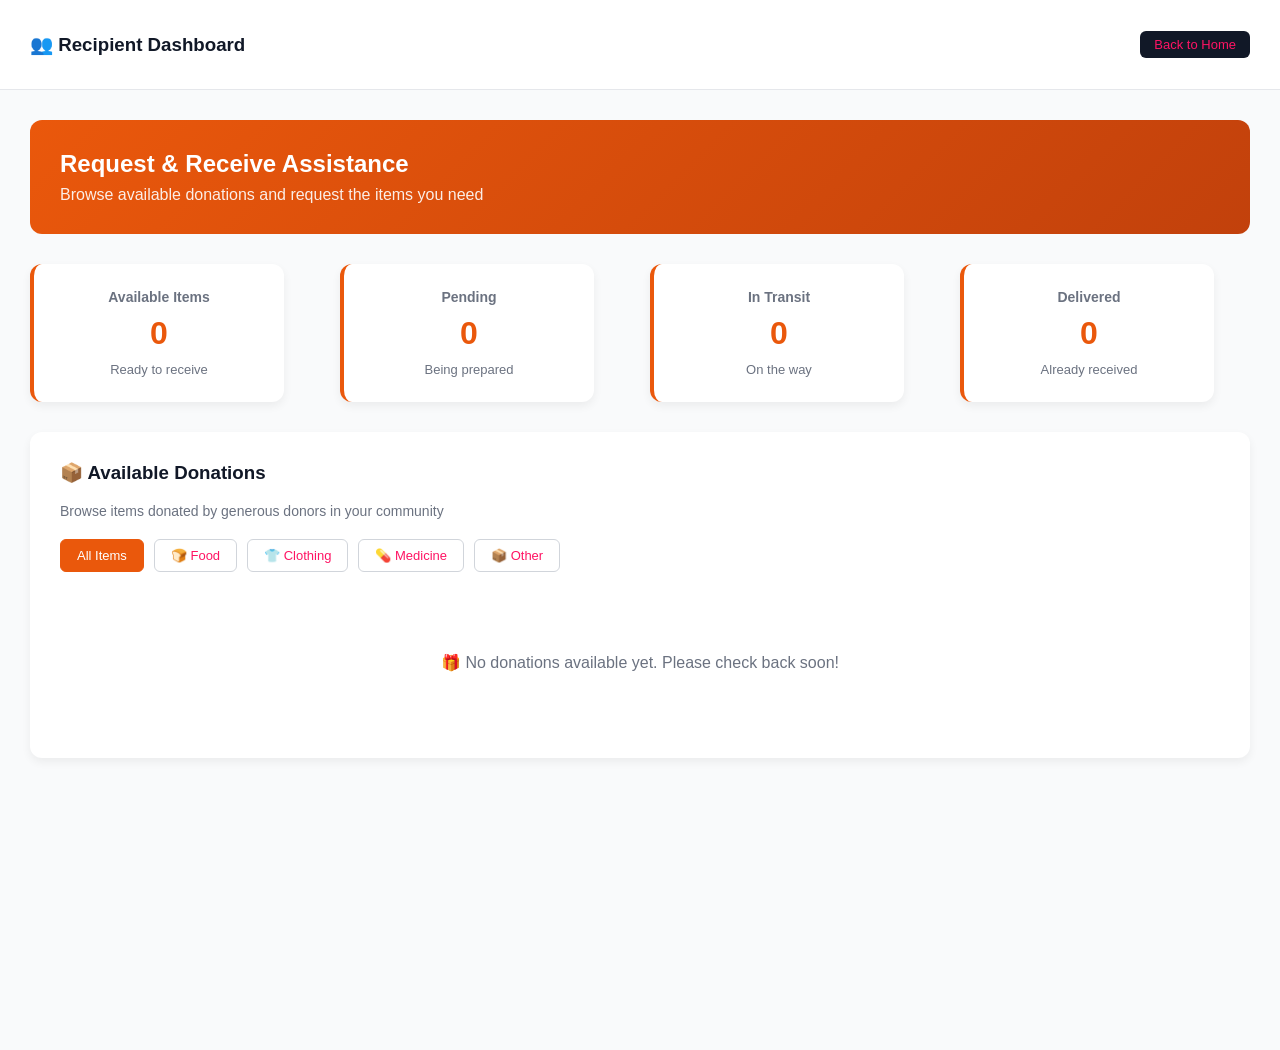
<file: recipient.html>
<!DOCTYPE html>
<html>
<head>
  <title>Recipient Dashboard</title>
  <link rel="stylesheet" href="css/style.css">
  <style>
    .recipient-header {
      background: linear-gradient(135deg, #ea580c, #c2410c);
      color: white;
      padding: 30px;
      border-radius: 12px;
      margin-bottom: 30px;
    }
    
    .recipient-header h2 { margin: 0; font-size: 24px; }
    .recipient-header p { margin: 8px 0 0 0; opacity: 0.9; }
    
    .stats-grid {
      display: grid;
      grid-template-columns: repeat(auto-fit, minmax(220px, 1fr));
      gap: 20px;
      margin-bottom: 30px;
    }
    
    .stat-card {
      background: white;
      padding: 25px;
      border-radius: 12px;
      box-shadow: 0 4px 10px rgba(0,0,0,0.06);
      text-align: center;
      border-left: 4px solid #ea580c;
    }
    
    .stat-card h4 { margin: 0 0 10px 0; color: #6b7280; font-size: 14px; }
    .stat-card .number { font-size: 32px; font-weight: bold; color: #ea580c; margin: 10px 0; }
    .stat-card p { margin: 8px 0 0 0; color: #6b7280; font-size: 13px; }
    
    .donations-section {
      background: white;
      padding: 30px;
      border-radius: 12px;
      box-shadow: 0 4px 10px rgba(0,0,0,0.06);
      margin-bottom: 30px;
    }
    
    .donations-section h3 { margin-top: 0; color: #111827; }
    .section-description { color: #6b7280; font-size: 14px; margin-bottom: 20px; }
    
    .filter-controls {
      display: flex;
      gap: 10px;
      margin-bottom: 25px;
      flex-wrap: wrap;
    }
    
    .filter-btn {
      padding: 8px 16px;
      border: 1px solid #d1d5db;
      background: white;
      border-radius: 6px;
      cursor: pointer;
      font-size: 13px;
      transition: 0.2s;
    }
    
    .filter-btn:hover {
      background: #f3f4f6;
    }
    
    .filter-btn.active {
      background: #ea580c;
      color: white;
      border-color: #ea580c;
    }
    
    .donation-card {
      background: #f9fafb;
      padding: 20px;
      border-radius: 8px;
      margin-top: 15px;
      border-left: 4px solid #ea580c;
      transition: 0.3s;
    }
    
    .donation-card:hover {
      box-shadow: 0 4px 12px rgba(0,0,0,0.1);
      transform: translateY(-2px);
    }
    
    .card-header {
      display: flex;
      justify-content: space-between;
      align-items: center;
      margin-bottom: 12px;
      flex-wrap: wrap;
      gap: 10px;
    }
    
    .card-header b {
      color: #111827;
      font-size: 16px;
    }
    
    .card-details {
      display: grid;
      grid-template-columns: repeat(auto-fit, minmax(180px, 1fr));
      gap: 15px;
      margin-bottom: 12px;
    }
    
    .card-details p {
      margin: 0;
      color: #6b7280;
      font-size: 14px;
    }
    
    .status-badge {
      padding: 6px 12px;
      border-radius: 6px;
      font-size: 13px;
      font-weight: 500;
      display: inline-block;
    }
    
    .status-pending { background: #fef3c7; color: #92400e; }
    .status-transit { background: #bfdbfe; color: #1e40af; }
    .status-delivered { background: #dcfce7; color: #166534; }
    
    .category-badge {
      display: inline-block;
      background: #f0f9ff;
      color: #0c4a6e;
      padding: 4px 10px;
      border-radius: 4px;
      font-size: 12px;
      margin-right: 8px;
    }
    
    .empty-state {
      text-align: center;
      padding: 40px 20px;
      color: #6b7280;
    }
    
    .availability-bar {
      background: #e5e7eb;
      height: 8px;
      border-radius: 4px;
      margin-top: 10px;
      overflow: hidden;
    }
    
    .availability-fill {
      height: 100%;
      background: linear-gradient(90deg, #ea580c, #c2410c);
      transition: width 0.3s;
    }
  </style>
</head>
<body>

<!-- Top Bar -->
<div class="topbar">
  <h3>👥 Recipient Dashboard</h3>
  <button class="small-btn" onclick="location.href='index.html'">Back to Home</button>
</div>

<div class="container">

  <!-- Recipient Header -->
  <div class="recipient-header">
    <h2>Request & Receive Assistance</h2>
    <p>Browse available donations and request the items you need</p>
  </div>

  <!-- Statistics -->
  <div class="stats-grid">
    <div class="stat-card">
      <h4>Available Items</h4>
      <div class="number" id="totalItems">0</div>
      <p>Ready to receive</p>
    </div>
    <div class="stat-card">
      <h4>Pending</h4>
      <div class="number" id="pendingItems">0</div>
      <p>Being prepared</p>
    </div>
    <div class="stat-card">
      <h4>In Transit</h4>
      <div class="number" id="transitItems">0</div>
      <p>On the way</p>
    </div>
    <div class="stat-card">
      <h4>Delivered</h4>
      <div class="number" id="deliveredItems">0</div>
      <p>Already received</p>
    </div>
  </div>

  <!-- Available Donations -->
  <div class="donations-section">
    <h3>📦 Available Donations</h3>
    <p class="section-description">Browse items donated by generous donors in your community</p>
    
    <div class="filter-controls">
      <button class="filter-btn active" onclick="filterItems('all')">All Items</button>
      <button class="filter-btn" onclick="filterItems('Food')">🍞 Food</button>
      <button class="filter-btn" onclick="filterItems('Clothing')">👕 Clothing</button>
      <button class="filter-btn" onclick="filterItems('Medicine')">💊 Medicine</button>
      <button class="filter-btn" onclick="filterItems('Other')">📦 Other</button>
    </div>
    
    <div id="donationList"></div>
  </div>

</div>

<script>
let currentFilter = 'all';

function getStatusBadgeClass(status) {
  switch(status) {
    case "In Transit": return "status-transit";
    case "Delivered": return "status-delivered";
    default: return "status-pending";
  }
}

function updateStatistics() {
  const donations = JSON.parse(localStorage.getItem("donations")) || [];
  
  let pending = 0, transit = 0, delivered = 0;

  donations.forEach(d => {
    if (d.status === "Pending") pending++;
    if (d.status === "In Transit") transit++;
    if (d.status === "Delivered") delivered++;
  });

  document.getElementById("totalItems").innerText = donations.length;
  document.getElementById("pendingItems").innerText = pending;
  document.getElementById("transitItems").innerText = transit;
  document.getElementById("deliveredItems").innerText = delivered;
}

function filterItems(category) {
  currentFilter = category;
  
  // Update active button
  document.querySelectorAll('.filter-btn').forEach(btn => {
    btn.classList.remove('active');
  });
  event.target.classList.add('active');
  
  displayDonations();
}

function displayDonations() {
  const donations = JSON.parse(localStorage.getItem("donations")) || [];
  const list = document.getElementById("donationList");
  list.innerHTML = "";

  if (donations.length === 0) {
    list.innerHTML = '<div class="empty-state"><p>🎁 No donations available yet. Please check back soon!</p></div>';
    return;
  }

  const filtered = donations.filter(d => {
    if (currentFilter === 'all') return true;
    return d.category === currentFilter;
  });

  if (filtered.length === 0) {
    list.innerHTML = '<div class="empty-state"><p>No items found in this category</p></div>';
    return;
  }

  filtered.forEach((d, index) => {
    const div = document.createElement("div");
    div.className = "donation-card";
    
    const statusColor = d.status === "Pending" ? "#fef3c7" : d.status === "In Transit" ? "#bfdbfe" : "#dcfce7";
    
    div.innerHTML = `
      <div class="card-header">
        <b>${d.item}</b>
        <span class="status-badge ${getStatusBadgeClass(d.status)}">${d.status}</span>
      </div>
      
      <div>
        <span class="category-badge">${d.category}</span>
      </div>
      
      <div class="card-details">
        <p>📦 <strong>Quantity Available:</strong> ${d.qty} units</p>
        <p>📅 <strong>Listed:</strong> ${d.dateAdded || 'Recently'}</p>
        <p>✓ <strong>Status:</strong> ${d.status}</p>
      </div>

      <div class="availability-bar">
        <div class="availability-fill" style="width: ${d.status === "Pending" ? 60 : d.status === "In Transit" ? 80 : 100}%"></div>
      </div>
    `;
    list.appendChild(div);
  });
}

updateStatistics();
displayDonations();
</script>

</body>
</html>
</file>
<file: css/style.css>
/* ================= GLOBAL ================= */
body {
  margin: 0;
  font-family: Arial, sans-serif;
  background: linear-gradient(135deg, #ff2d55, #e6007a);
  color: #111827;
}

/* Reset link style */
a {
  text-decoration: none;
  color: inherit;
}

/* ================= NAVBAR ================= */
.navbar {
  display: flex;
  justify-content: space-between;
  align-items: center;
  padding: 15px 40px;
  background: #ffffff;
  box-shadow: 0 1px 6px rgba(0,0,0,0.08);
}

.navbar nav a {
  margin-left: 20px;
  font-weight: 500;
}

/* ================= HERO ================= */
.hero {
  background: linear-gradient(135deg, #ff2d55, #e6007a);
  color: white;
  text-align: center;
  padding: 90px 20px;
}

.hero h1 {
  font-size: 42px;
}

.hero p {
  max-width: 700px;
  margin: 20px auto;
  font-size: 16px;
}

.hero-buttons button {
  padding: 12px 26px;
  margin: 10px;
  border-radius: 6px;
  border: none;
  cursor: pointer;
  font-size: 14px;
}

.hero-buttons .outline {
  background: transparent;
  color: white;
  border: 1px solid white;
}

/* ================= ROLES ================= */
.roles {
  background: #f9fafb;
  padding: 70px 20px;
  text-align: center;
}

.role-cards {
  display: flex;
  justify-content: center;
  gap: 20px;
  margin-top: 35px;
  flex-wrap: wrap;
}

.card {
  background: white;
  width: 230px;
  padding: 25px;
  border-radius: 12px;
  box-shadow: 0 8px 20px rgba(0,0,0,0.08);
  cursor: pointer;
  transition: 0.3s;
}

.card:hover {
  transform: translateY(-6px);
}

/* ================= COMMON BUTTON ================= */
button {
 background: white;
    color: #ff1464;
  border: none;
  padding: 10px 22px;
  border-radius: 6px;
  cursor: pointer;
}

button:hover {
  opacity: 0.9;
}

/* ================= FORMS ================= */
input, textarea, select {
  width: 60%;
  padding: 8px;
  margin-top: 6px;
  border-radius: 6px;
  border: 1px solid #cbd5e1;
  background: white;
}

/* ================= DONOR DASHBOARD ================= */
.topbar {
  display: flex;
  justify-content: space-between;
  align-items: center;
  padding: 15px 30px;
  background: white;
  border-bottom: 1px solid #e5e7eb;
}

.container {
  padding: 30px;
  background: #f9fafb;
  min-height: 100vh;
}

.stats {
  display: flex;
  gap: 20px;
  flex-wrap: wrap;
}

.stat-card {
  background: white;
  padding: 20px;
  width: 200px;
  border-radius: 12px;
  box-shadow: 0 4px 10px rgba(0,0,0,0.06);
}

.box {
  background: white;
  padding: 22px;
  border-radius: 12px;
  margin-top: 30px;
  box-shadow: 0 4px 10px rgba(0,0,0,0.06);
}

.donation-item {
  background: #f9fafb;
  padding: 12px;
  border-radius: 6px;
  margin-top: 10px;
}

/* ================= BADGES ================= */
.badge {
  padding: 3px 10px;
  border-radius: 12px;
  font-size: 12px;
}

.badge.orange {
  background: #ffedd5;
  color: #9a3412;
}

.badge.green {
  background: #dcfce7;
  color: #166534;
}

.badge.blue {
  background: #dbeafe;
  color: #1e40af;
}

.badge.red {
  background: #fee2e2;
  color: #991b1b;
}

/* ================= UTILITIES ================= */
.small-btn {
  padding: 6px 14px;
  font-size: 13px;
  background: #111827;
}

.muted {
  color: #6b7280;
  font-size: 14px;
}
</file>
